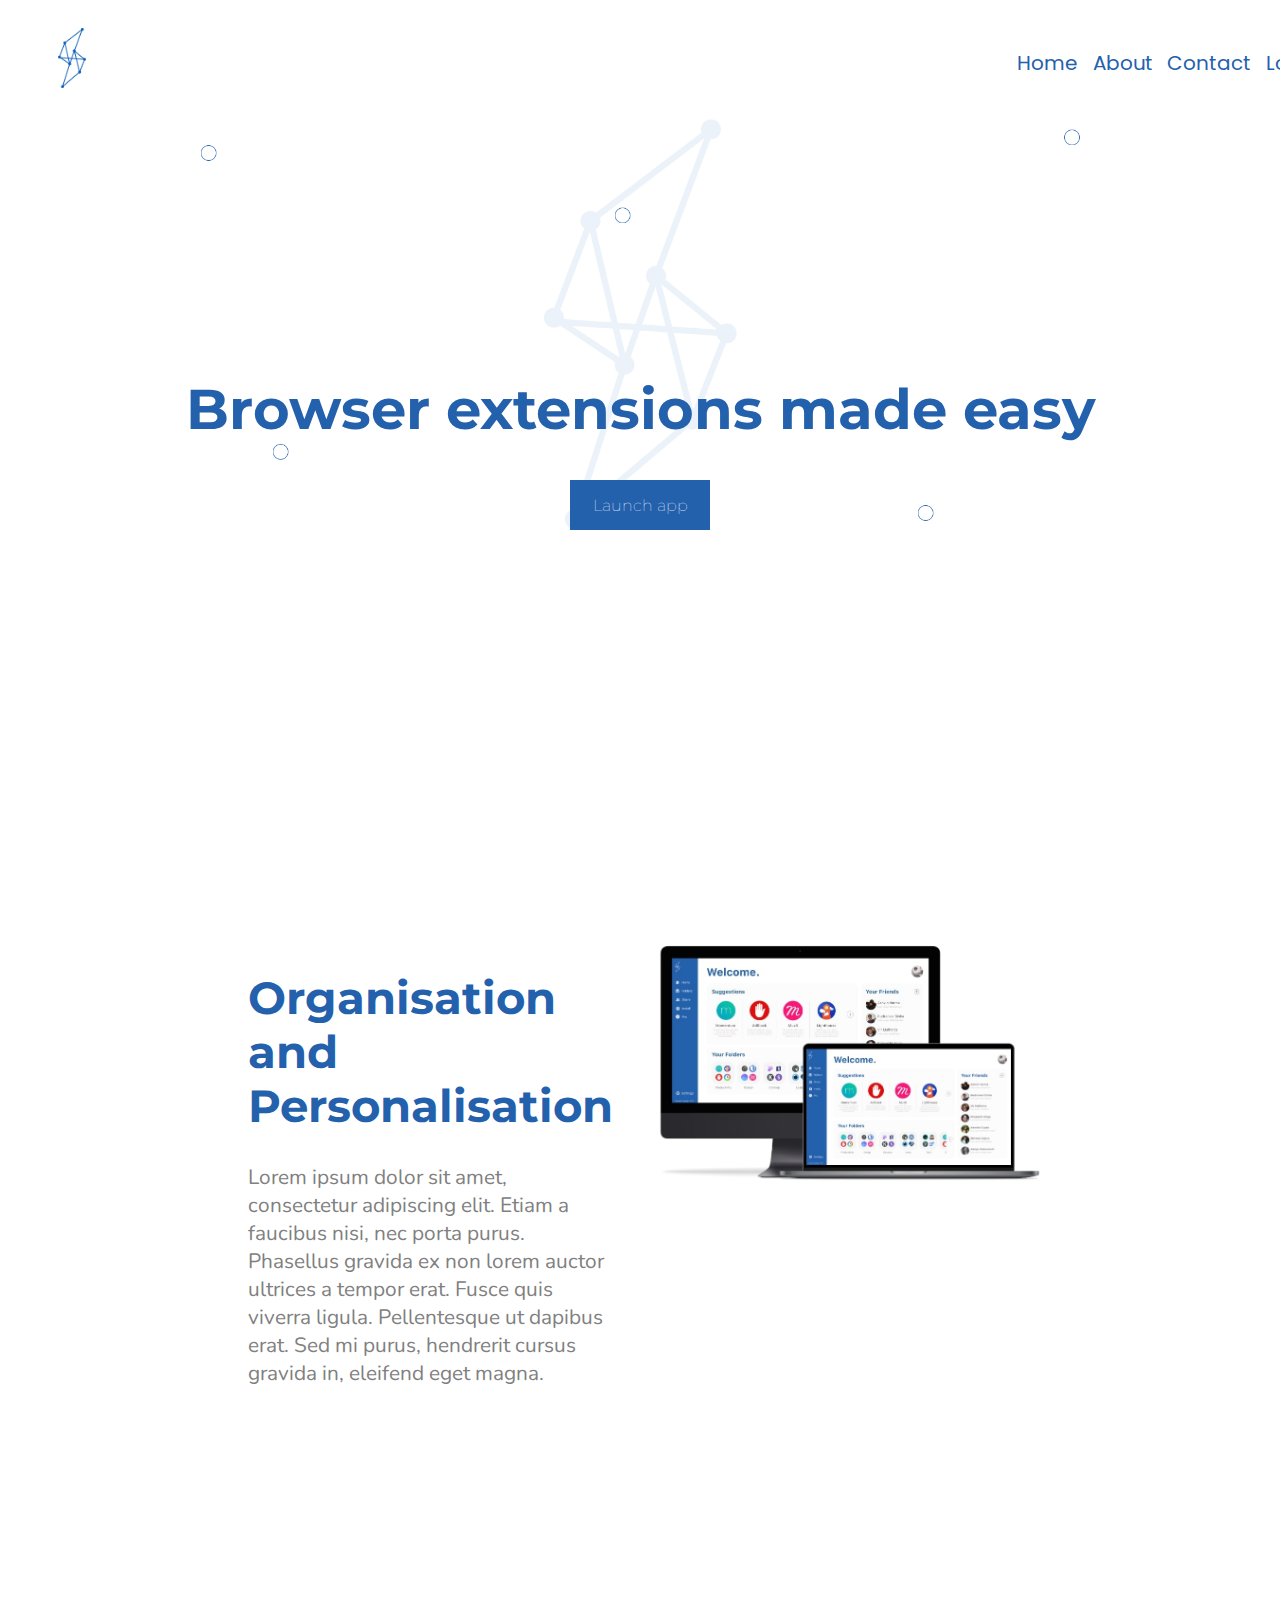
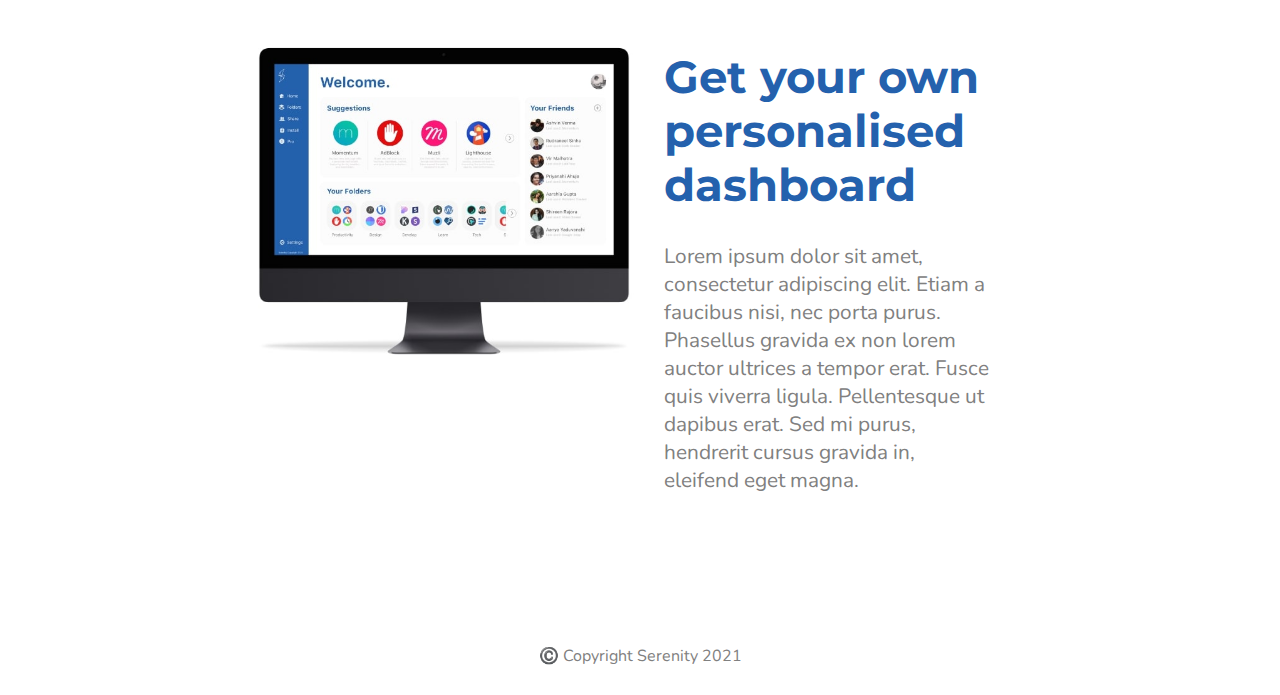
<file: index.html>
<!DOCTYPE html>
<html lang="en">
  <head>
    <meta charset="UTF-8" />
    <title>Serenity</title>
    <link rel="preconnect" href="https://fonts.googleapis.com" />
    <link rel="preconnect" href="https://fonts.gstatic.com" crossorigin />
    <link rel="preconnect" href="https://fonts.googleapis.com" />
    <link rel="preconnect" href="https://fonts.gstatic.com" crossorigin />
    <link
      href="https://fonts.googleapis.com/css2?family=Montserrat&family=Poppins&display=swap"
      rel="stylesheet"
    />
    <link rel="preconnect" href="https://fonts.googleapis.com">
    <link rel="preconnect" href="https://fonts.gstatic.com" crossorigin>
    <link href="https://fonts.googleapis.com/css2?family=Nunito&display=swap" rel="stylesheet">
    <link rel="stylesheet" href="style.css" />
    <link rel="icon" href="logo_blue.png" />
  </head>
  <body>

    <nav class="navbar">
      <div class="logo-img">
        <a href="index.html">
          <img class="logo" src="logo_blue.png" alt="" />
        </a>
      </div>
      <ul class="nav-links">
        <li><a href="about.html">Home</a></li>
        <li><a href="about.html">About</a></li>
        <li><a href="regster.html">Contact</a></li>
        <li><a href="about.html">Login</a></li>
      </ul>
    </nav>



    <section class="home">
      <div class="container">
        <div><h1>Browser extensions made easy</h1></div>
        <button style="border-radius: 0px; height: 50px; margin-top: 0px;"><h2>Launch app</h2></button>
      </div>
    </section>


    <section id="second-page">
      <div class="description">
        <div class="text-second">
          <h1 class="third-h1">Organisation and Personalisation</h1>
          <p>
            Lorem ipsum dolor sit amet, consectetur adipiscing elit. Etiam a faucibus nisi, nec porta purus. Phasellus gravida ex non lorem auctor ultrices a tempor erat. Fusce quis viverra ligula. Pellentesque ut dapibus erat. Sed mi purus, hendrerit cursus gravida in, eleifend eget magna.
          </p>
        </div>
        <img class="second_pic" src="second_pic.jpg" alt="" />
      </div>
    </section>


    <section class="third-page">
      <div class="description2">
        <img class="pic" src="third_pic.jpg" alt="" />
        <div class="text-third">
          <h1 class="third-h1">Get your own personalised dashboard</h1>
          <p>
            Lorem ipsum dolor sit amet, consectetur adipiscing elit. Etiam a faucibus nisi, nec porta purus. Phasellus gravida ex non lorem auctor ultrices a tempor erat. Fusce quis viverra ligula. Pellentesque ut dapibus erat. Sed mi purus, hendrerit cursus gravida in, eleifend eget magna.
          </p>
        </div>
      </div>
    </section>


    <footer class="footer">©️ Copyright Serenity 2021</footer>
  </body>
</html>
</file>
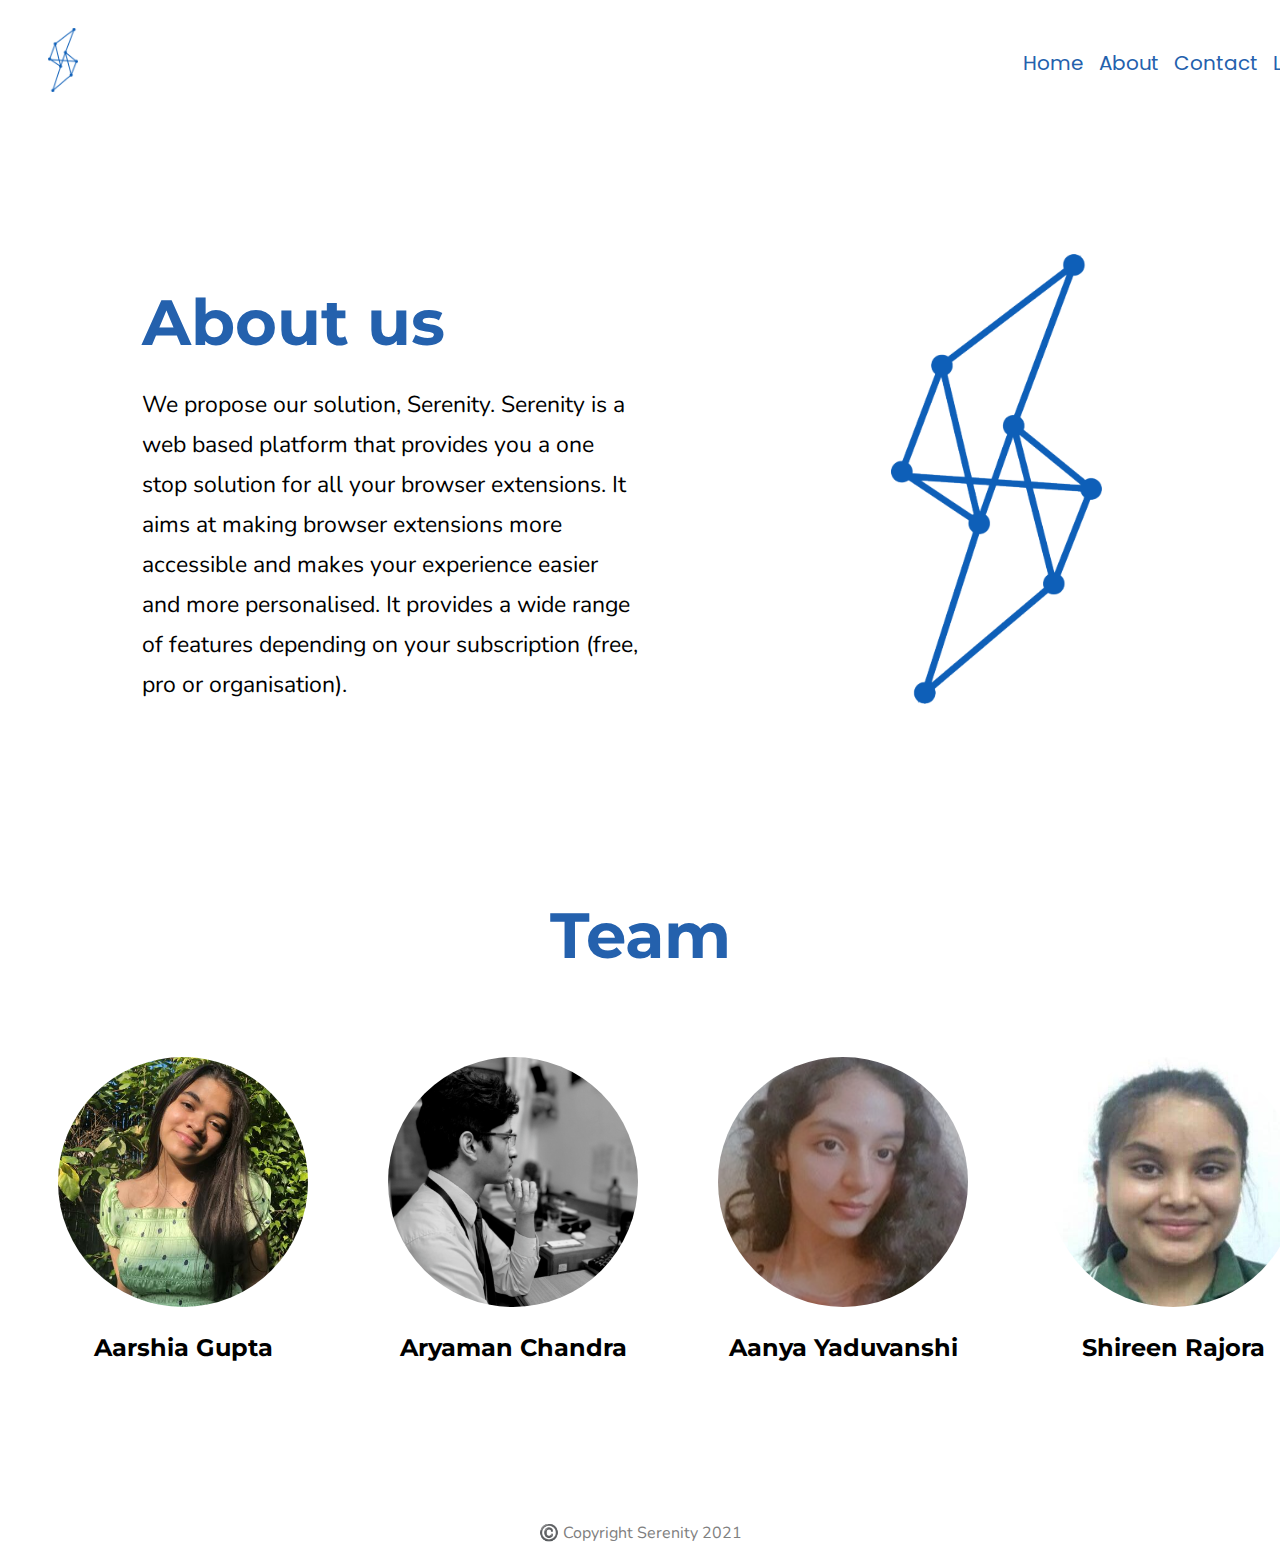
<file: about.html>
<!DOCTYPE html>
<head>
	<meta charset="utf-8">
	<meta http-equiv="X-UA-Compatible" content="IE=edge">
	<meta name="viewport" content="width=device-width, initial-scale=1">
	<title>About us</title>
	<meta name="description" content="The web's most popular front-end template">
  <link rel="stylesheet" href="about.css">
  <link rel="preconnect" href="https://fonts.googleapis.com" />
    <link rel="preconnect" href="https://fonts.gstatic.com" crossorigin />
    <link rel="preconnect" href="https://fonts.googleapis.com" />
    <link rel="preconnect" href="https://fonts.gstatic.com" crossorigin />
    <link
      href="https://fonts.googleapis.com/css2?family=Montserrat&family=Poppins&display=swap"
      rel="stylesheet"
    />
    <link rel="preconnect" href="https://fonts.googleapis.com">
    <link rel="preconnect" href="https://fonts.gstatic.com" crossorigin>
    <link href="https://fonts.googleapis.com/css2?family=Nunito&display=swap" rel="stylesheet">
    <link rel="icon" href="logo_blue.png" />
</head>
<body>
  <nav class="navbar">
    <div class="logo">
      <a href="index.html">
        <img class="logo-img" src="logo_blue.png" alt="" />
      </a>
    </div>
    <ul class="nav-links">
      <li><a href="index.html">Home</a></li>
      <li><a href="about.html">About</a></li>
      <li><a href="">Contact</a></li>
      <li><a href=''>Login</a></li>
    </ul>
  </nav>
  <section id="first">
    <div class="first-content">
      <div class="first-text">
        <h1 style="text-align: left;">About us</h1>
          We propose our solution, Serenity. Serenity is a web based platform that provides you a one stop solution for all your browser extensions. It aims at making browser extensions more accessible and makes your experience easier and more personalised. It provides a wide range of features depending on your subscription (free, pro or organisation).

      </div>
      <div>
        <img class="img1" src="logo_blue.png" alt="">
      </div>
    </div>
    
  </section>

  <section id="second">
    <h1>Team</h1>
    <center>
    <div class="team">
      <div class="each">
        <img class="team-img" src="aarshia.jpg" alt="">
        <h2>Aarshia Gupta</h2>
      </div>
      <div class="each"> 
          <img class="team-img" src="aryaman.png" alt="">
          <h2>Aryaman Chandra</h2>
      </div>
      <div class="each">
          <img class="team-img" src="aanya.jpg" alt="">
        <h2>Aanya Yaduvanshi</h2>
      </div>
      <div class="each">
          <img class="team-img" src="shireen.jpg" alt="">
        <h2>Shireen Rajora</h2>
      </div></center>
    </div>
  </section>
  <footer class="footer">©️ Copyright Serenity 2021</footer>
</body>
</html>
</file>
<file: style.css>
body {
  font-family: "Nunito", sans-serif;
  background-image: url("bg_home.png");
  background-size: 90%;
  background-repeat: no-repeat;
  background-position: 50% 0%;
  padding: 20px;
  padding-top: 10px ;
}

.navbar {
  margin-top: 10px;
  display: flex;
  font-family: "Poppins", sans-serif;
  position: sticky;
}

.logo {
  max-width: 32%;
  max-height: 32%;
}

.second_pic{
 width: 50%;
height: 50%;
}

.pic{
  width: 50%;
  height: 50%;
}

.logo-img{
  align-items: left;
  padding: 0 30px;
}

.nav-links {
  display: flex;
  width: 20%;
  position: absolute;
  text-align: right;
  right: 0px;
  font-size: 20px;
}

.nav-links li {
  list-style: none;
  justify-content: space-between;
  padding-left: 4%;
  padding-right: 2%;
}
.nav-links a {
  display: block;
  position:relative;
  color: #2461AD;
  text-decoration: none;
}


.container {
  text-align: center;
  padding: 10% 10% 8% 10%;
}

button {
  font-family: "Poppins", sans-serif;
  color: white;
  background-color: #2461AD;
  border: none;
  width: 140px;
  height: 60px;
  border-radius: 5%;
}

h2 {
  font-weight: lighter;
  font-size: 1rem;
  font-family: "Montserrat", sans-serif;
}

button:hover {
  background-color: #2461AD;
}
h1 {
  font-weight: bold;
  color: #2461AD;
  font-size: 3.5rem;
  font-family: "Montserrat", sans-serif;
}

a::after {
  content: '';
  position: absolute;
  bottom: 0;
  left: 0;
  width: 100%;
  height: 0.1em;
  background-color:#2461AD;
  opacity: 0;
  transition: opacity 300ms, transform 300ms;
}

a:hover::after,
a:focus::after {
  opacity: 1;
  transform: translate3d(0, 0.2em, 0);
}
li:nth-child(2) a {
  overflow: hidden;
}

li:nth-child(2) a::after {
  opacity:1;
  transform: translate3d(-100%, 0, 0);
}

li:nth-child(2) a:hover::after,
li:nth-child(2) a:focus::after{
  transform: translate3d(0, 0, 0);
}


.description{
  justify-content: space-around;
  display:flex;
  padding:250px 220px 0px 220px;
}

p{
  color:grey;
  font-size: 1.3rem;
}

.text-second{
  margin-right: 5%;
  padding-top: 8%;

}

.description2{
  padding:150px 220px 30px 220px;
  display:flex;
}

.text-third{
  margin-right: 5%;
  padding-top: 8%;
  padding-left: 3%;
}

.third-h1{
font-size: 2.8rem;
}

.footer{
  color: grey;
  padding-top: 100px;
  text-align:center;
}
</file>
<file: about.css>
body {
    font-family: "Nunito", sans-serif;

    background-size: 90%;
    background-repeat: no-repeat;
    background-position: 50% 0%;
    padding: 10px;
  }
  
  .navbar {
    margin-top: 10px;
    display: flex;
    font-family: "Poppins", sans-serif;
    position: sticky;
  }
  
  .logo-img {
    max-width: 30%;
    max-height: 30%;
    align-items: left;
    padding: 0 30px;
  }
  
  .nav-links {
    display: flex;
    width: 20%;
    position: absolute;
    text-align: right;
    right: 0px;
    font-size: 20px;
  }
  
  .nav-links li {
    list-style: none;
    justify-content: space-between;
    padding-left: 4%;
    padding-right: 2%;
  }
  .nav-links a {
    display: block;
    position: relative;
    color: #2461ad;
    text-decoration: none;
  }
  
  .first-content {
    margin: 1% 10% 5% 10%;
    display: flex;
    align-items: center;
  }
  
  .first-text {
    width: 50%;
    height: 60%;
    font-size: 23px;
    line-height: 2.5rem;
  }
  
  .img1 {
    margin-left: 95%;
    width: 80%;
    height: 100%;
  }
  
  h1 {
    text-align: center;
    font-weight: bold;
    color: #2461ad;
    font-size: 4rem;
    font-family: "Montserrat", sans-serif;
  }
  
  a::after {
    content: "";
    position: absolute;
    bottom: 0;
    left: 0;
    width: 100%;
    height: 0.1em;
    background-color: #2461ad;
    opacity: 0;
    transition: opacity 300ms, transform 300ms;
  }
  
  a:hover::after,
  a:focus::after {
    opacity: 1;
    transform: translate3d(0, 0.2em, 0);
  }
  li:nth-child(2) a {
    overflow: hidden;
  }
  
  li:nth-child(2) a::after {
    opacity: 1;
    transform: translate3d(-100%, 0, 0);
  }
  
  li:nth-child(2) a:hover::after,
  li:nth-child(2) a:focus::after {
    transform: translate3d(0, 0, 0);
  }
  
  .team-img {
    width: 250px;
    height: 250px;
    border-radius: 50%;
    object-fit: cover;
  }
  
  #second {
    margin-top: 15%;
  }
  .team {
    display: inline-flex;
    padding-bottom: 100px;
  }
  
  h2 {
    font-size: 1.5rem;
    font-family: "Montserrat", sans-serif;
    font-weight: bold;
  }
  
  .each {
    padding: 40px;
  }
  
  footer {
    color: grey;
    text-align:center;
  }
</file>
